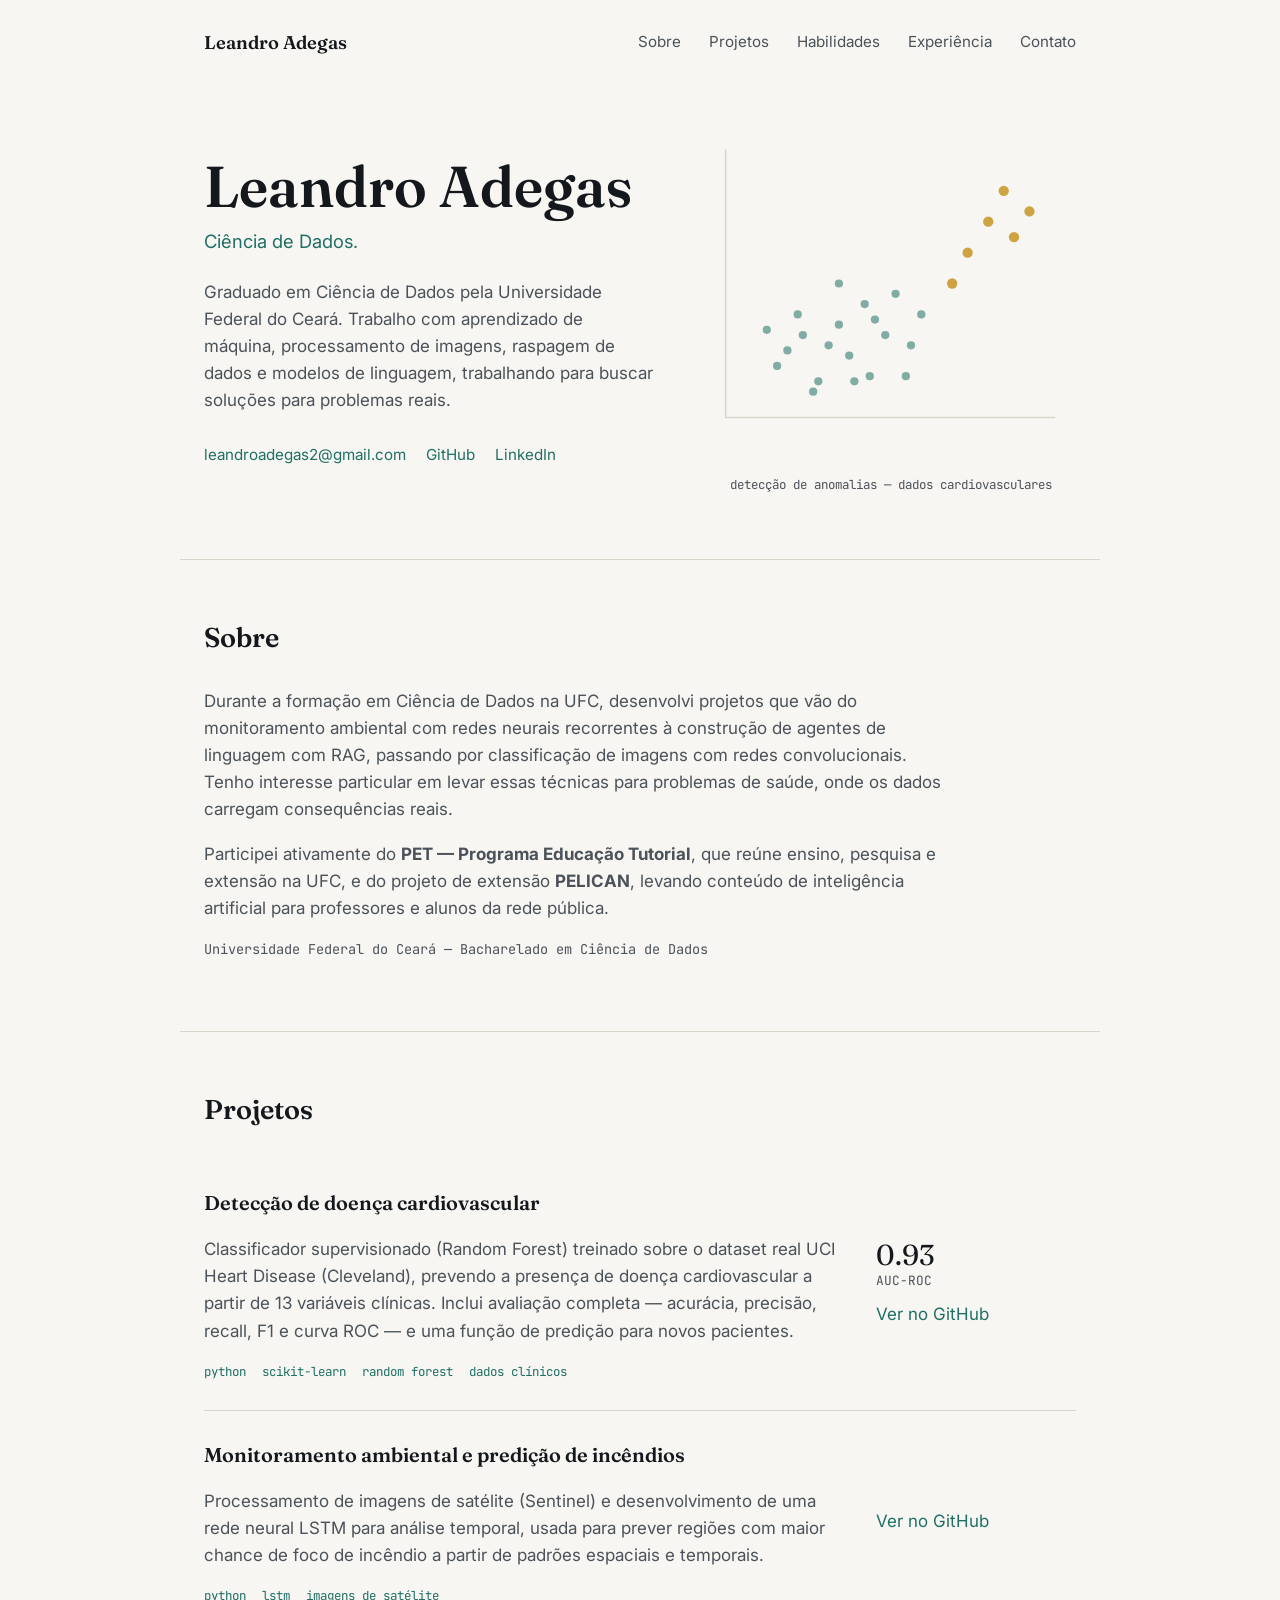
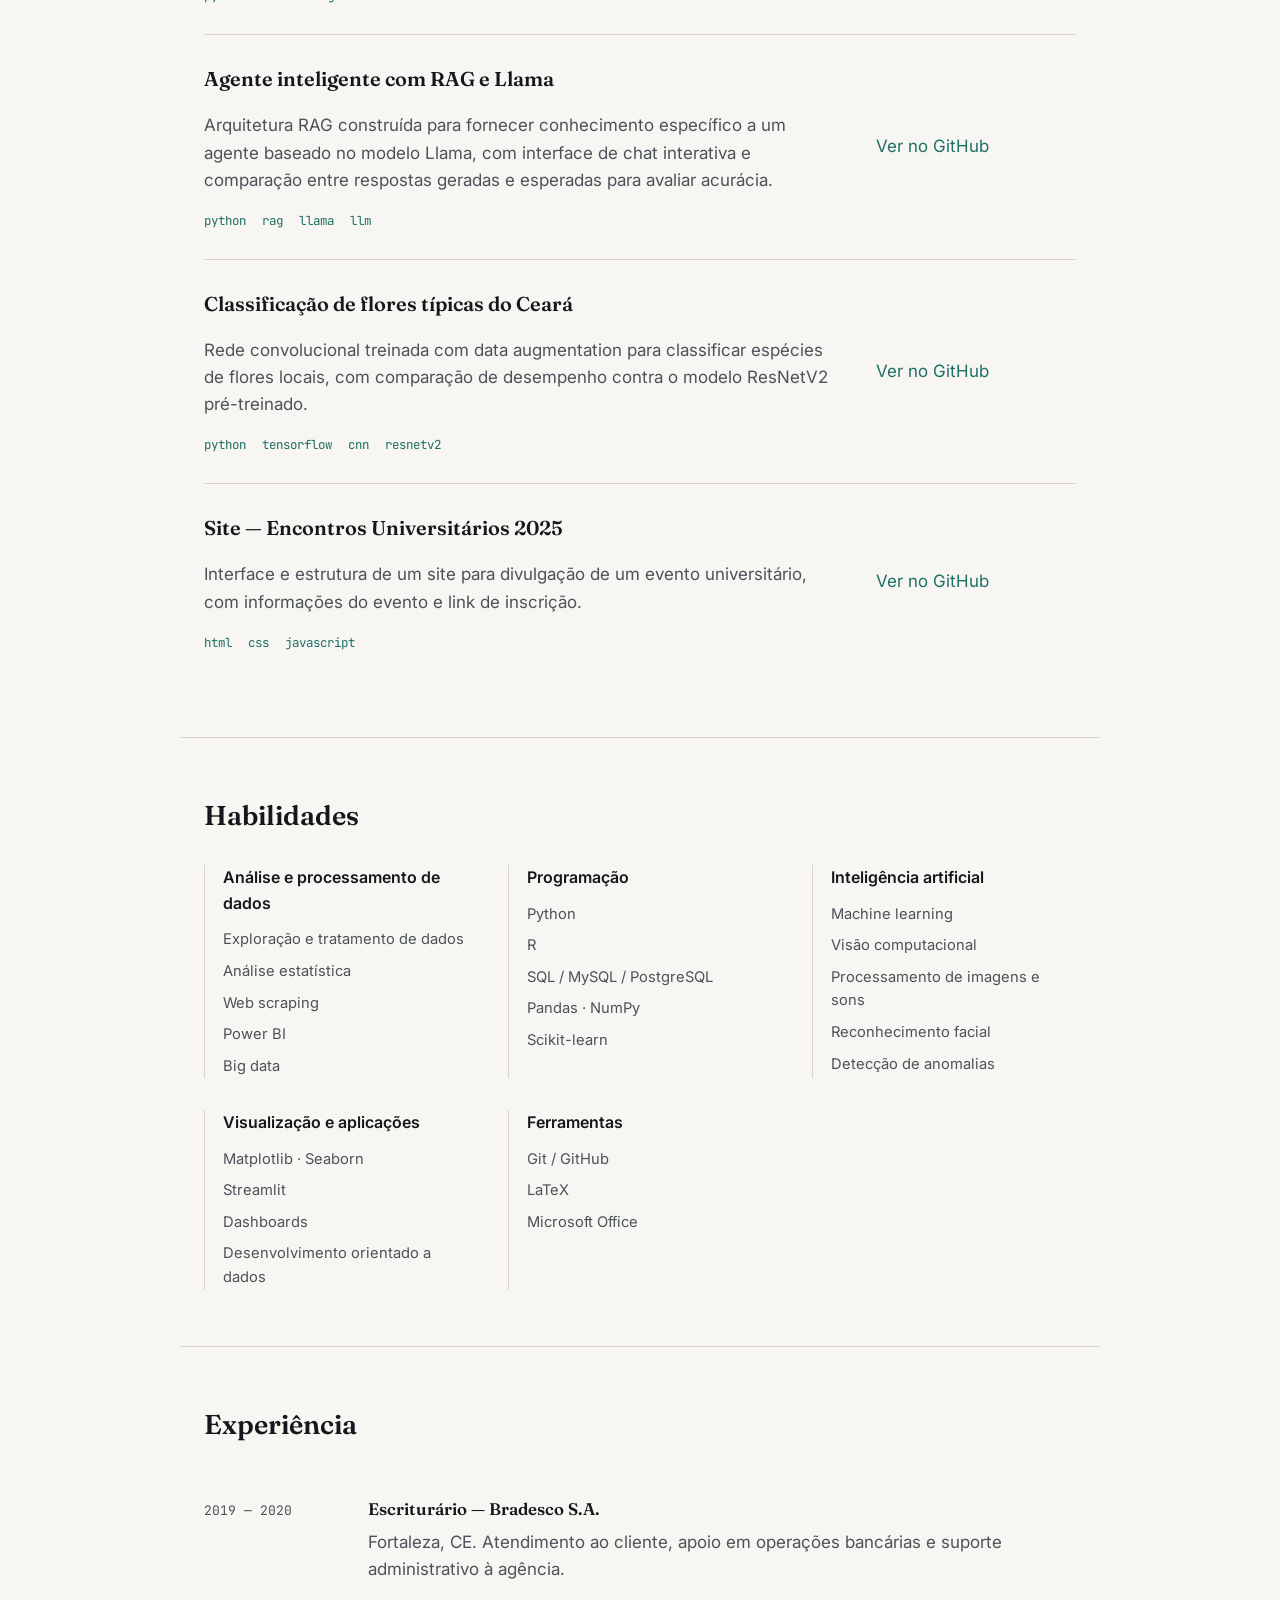
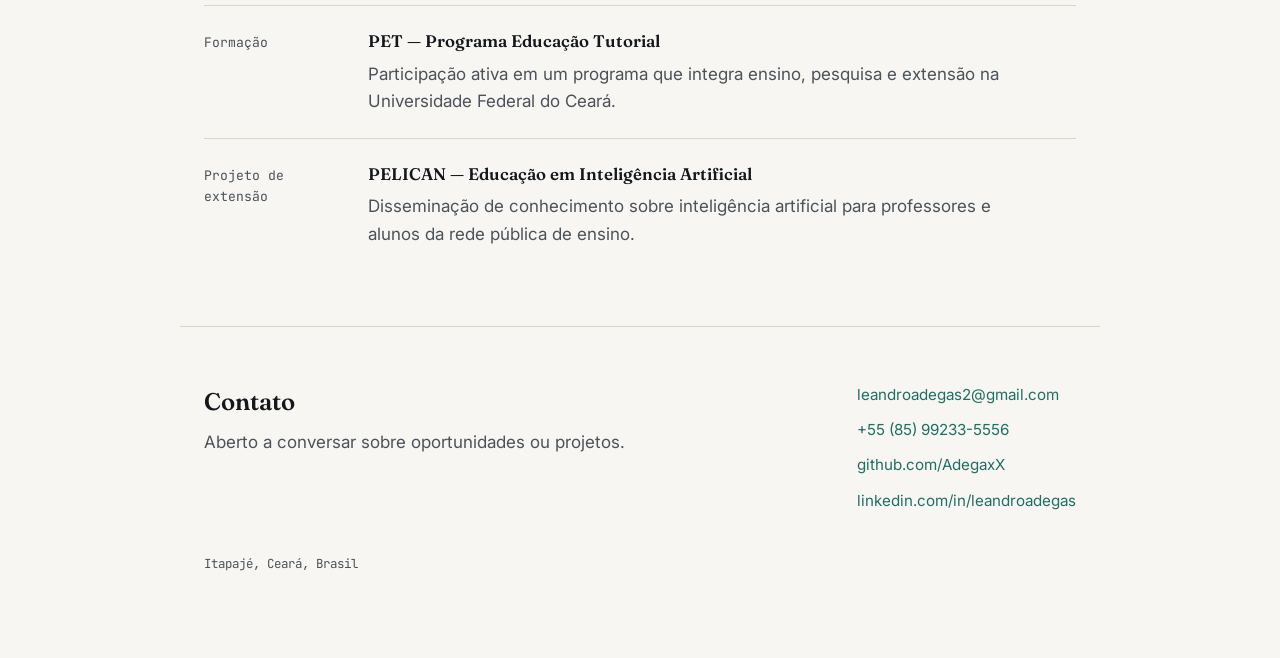
<file: index.html>
<!DOCTYPE html>
<html lang="pt-BR">
<head>
<meta charset="UTF-8">
<meta name="viewport" content="width=device-width, initial-scale=1.0">
<title>Leandro Adegas | Ciência de Dados</title>
<meta name="description" content="Portfólio de Leandro Nascimento Adegas: projetos em ciência de dados, machine learning e visão computacional.">
<link rel="preconnect" href="https://fonts.googleapis.com">
<link rel="preconnect" href="https://fonts.gstatic.com" crossorigin>
<link href="https://fonts.googleapis.com/css2?family=Fraunces:opsz,wght@9..144,400;9..144,500;9..144,600&family=Inter:wght@400;500;600&family=JetBrains+Mono:wght@400;500&display=swap" rel="stylesheet">
<link rel="stylesheet" href="style.css">
</head>
<body>

<a class="skip-link" href="#conteudo">Pular para o conteúdo</a>

<header class="site-header">
  <a href="#top" class="logo">Leandro Adegas</a>
  <button class="nav-toggle" id="navToggle" aria-expanded="false" aria-controls="navLinks" aria-label="Abrir menu">
    <span></span><span></span><span></span>
  </button>
  <nav class="nav-links" id="navLinks">
    <a href="#sobre">Sobre</a>
    <a href="#projetos">Projetos</a>
    <a href="#habilidades">Habilidades</a>
    <a href="#experiencia">Experiência</a>
    <a href="#contato">Contato</a>
  </nav>
</header>

<main id="conteudo">

  <section class="hero" id="top">
    <div class="hero-text">
      <h1>Leandro Adegas</h1>
      <p class="hero-role">Ciência de Dados.</p>
      <p class="hero-bio">
        Graduado em Ciência de Dados pela Universidade Federal do Ceará. Trabalho com aprendizado de máquina, processamento de imagens, raspagem de dados e modelos de linguagem, trabalhando para buscar soluções para problemas reais.
      </p>
      <div class="hero-links">
        <a href="mailto:leandroadegas2@gmail.com">leandroadegas2@gmail.com</a>
        <a href="https://github.com/AdegaxX" target="_blank" rel="noopener">GitHub</a>
        <a href="https://br.linkedin.com/in/leandroadegas" target="_blank" rel="noopener">LinkedIn</a>
      </div>
    </div>
    <div class="hero-visual" aria-hidden="true">
      <svg viewBox="0 0 360 320" xmlns="http://www.w3.org/2000/svg">
        <line x1="20" y1="280" x2="340" y2="280" class="axis"></line>
        <line x1="20" y1="20" x2="20" y2="280" class="axis"></line>
        <g class="scatter-normal">
          <circle cx="70" cy="230" r="4"></circle>
          <circle cx="95" cy="200" r="4"></circle>
          <circle cx="110" cy="245" r="4"></circle>
          <circle cx="130" cy="190" r="4"></circle>
          <circle cx="140" cy="220" r="4"></circle>
          <circle cx="155" cy="170" r="4"></circle>
          <circle cx="160" cy="240" r="4"></circle>
          <circle cx="175" cy="200" r="4"></circle>
          <circle cx="185" cy="160" r="4"></circle>
          <circle cx="90" cy="180" r="4"></circle>
          <circle cx="120" cy="210" r="4"></circle>
          <circle cx="145" cy="245" r="4"></circle>
          <circle cx="165" cy="185" r="4"></circle>
          <circle cx="105" cy="255" r="4"></circle>
          <circle cx="200" cy="210" r="4"></circle>
          <circle cx="210" cy="180" r="4"></circle>
          <circle cx="80" cy="215" r="4"></circle>
          <circle cx="60" cy="195" r="4"></circle>
          <circle cx="130" cy="150" r="4"></circle>
          <circle cx="195" cy="240" r="4"></circle>
        </g>
        <g class="scatter-signal">
          <circle cx="255" cy="120" r="5"></circle>
          <circle cx="275" cy="90" r="5"></circle>
          <circle cx="300" cy="105" r="5"></circle>
          <circle cx="290" cy="60" r="5"></circle>
          <circle cx="315" cy="80" r="5"></circle>
          <circle cx="240" cy="150" r="5"></circle>
        </g>
      </svg>
      <p class="hero-visual-caption">detecção de anomalias — dados cardiovasculares</p>
    </div>
  </section>

  <section id="sobre" class="section">
    <h2>Sobre</h2>
    <div class="section-body">
      <p>
        Durante a formação em Ciência de Dados na UFC, desenvolvi projetos que vão do
        monitoramento ambiental com redes neurais recorrentes à construção de agentes
        de linguagem com RAG, passando por classificação de imagens com redes
        convolucionais. Tenho interesse particular em levar essas técnicas para
        problemas de saúde, onde os dados carregam consequências reais.
      </p>
      <p>
        Participei ativamente do <strong>PET — Programa Educação Tutorial</strong>,
        que reúne ensino, pesquisa e extensão na UFC, e do projeto de extensão
        <strong>PELICAN</strong>, levando conteúdo de inteligência artificial para
        professores e alunos da rede pública.
      </p>
      <p class="edu-line">
        Universidade Federal do Ceará — Bacharelado em Ciência de Dados
      </p>
    </div>
  </section>

  <section id="projetos" class="section">
    <h2>Projetos</h2>
    <div class="project-list">

      <article class="project-row">
        <div class="project-main">
          <h3>Detecção de doença cardiovascular</h3>
          <p>
            Classificador supervisionado (Random Forest) treinado sobre o dataset
            real UCI Heart Disease (Cleveland), prevendo a presença de doença
            cardiovascular a partir de 13 variáveis clínicas. Inclui avaliação
            completa — acurácia, precisão, recall, F1 e curva ROC — e uma função
            de predição para novos pacientes.
          </p>
          <ul class="project-tags">
            <li>python</li><li>scikit-learn</li><li>random forest</li><li>dados clínicos</li>
          </ul>
        </div>
        <div class="project-side">
          <p class="project-stat"><span>0.93</span>AUC-ROC</p>
          <a href="https://github.com/AdegaxX" target="_blank" rel="noopener">Ver no GitHub</a>
        </div>
      </article>

      <article class="project-row">
        <div class="project-main">
          <h3>Monitoramento ambiental e predição de incêndios</h3>
          <p>
            Processamento de imagens de satélite (Sentinel) e desenvolvimento de
            uma rede neural LSTM para análise temporal, usada para prever regiões
            com maior chance de foco de incêndio a partir de padrões espaciais e
            temporais.
          </p>
          <ul class="project-tags">
            <li>python</li><li>lstm</li><li>imagens de satélite</li>
          </ul>
        </div>
        <div class="project-side">
          <a href="https://github.com/AdegaxX" target="_blank" rel="noopener">Ver no GitHub</a>
        </div>
      </article>

      <article class="project-row">
        <div class="project-main">
          <h3>Agente inteligente com RAG e Llama</h3>
          <p>
            Arquitetura RAG construída para fornecer conhecimento específico a um
            agente baseado no modelo Llama, com interface de chat interativa e
            comparação entre respostas geradas e esperadas para avaliar acurácia.
          </p>
          <ul class="project-tags">
            <li>python</li><li>rag</li><li>llama</li><li>llm</li>
          </ul>
        </div>
        <div class="project-side">
          <a href="https://github.com/AdegaxX" target="_blank" rel="noopener">Ver no GitHub</a>
        </div>
      </article>

      <article class="project-row">
        <div class="project-main">
          <h3>Classificação de flores típicas do Ceará</h3>
          <p>
            Rede convolucional treinada com data augmentation para classificar
            espécies de flores locais, com comparação de desempenho contra o
            modelo ResNetV2 pré-treinado.
          </p>
          <ul class="project-tags">
            <li>python</li><li>tensorflow</li><li>cnn</li><li>resnetv2</li>
          </ul>
        </div>
        <div class="project-side">
          <a href="https://github.com/AdegaxX" target="_blank" rel="noopener">Ver no GitHub</a>
        </div>
      </article>

      <article class="project-row">
        <div class="project-main">
          <h3>Site — Encontros Universitários 2025</h3>
          <p>
            Interface e estrutura de um site para divulgação de um evento
            universitário, com informações do evento e link de inscrição.
          </p>
          <ul class="project-tags">
            <li>html</li><li>css</li><li>javascript</li>
          </ul>
        </div>
        <div class="project-side">
          <a href="https://github.com/AdegaxX" target="_blank" rel="noopener">Ver no GitHub</a>
        </div>
      </article>

    </div>
  </section>

  <section id="habilidades" class="section">
    <h2>Habilidades</h2>
    <div class="skills-grid">
      <div class="skill-group">
        <h3>Análise e processamento de dados</h3>
        <ul>
          <li>Exploração e tratamento de dados</li>
          <li>Análise estatística</li>
          <li>Web scraping</li>
          <li>Power BI</li>
          <li>Big data</li>
        </ul>
      </div>
      <div class="skill-group">
        <h3>Programação</h3>
        <ul>
          <li>Python</li>
          <li>R</li>
          <li>SQL / MySQL / PostgreSQL</li>
          <li>Pandas · NumPy</li>
          <li>Scikit-learn</li>
        </ul>
      </div>
      <div class="skill-group">
        <h3>Inteligência artificial</h3>
        <ul>
          <li>Machine learning</li>
          <li>Visão computacional</li>
          <li>Processamento de imagens e sons</li>
          <li>Reconhecimento facial</li>
          <li>Detecção de anomalias</li>
        </ul>
      </div>
      <div class="skill-group">
        <h3>Visualização e aplicações</h3>
        <ul>
          <li>Matplotlib · Seaborn</li>
          <li>Streamlit</li>
          <li>Dashboards</li>
          <li>Desenvolvimento orientado a dados</li>
        </ul>
      </div>
      <div class="skill-group">
        <h3>Ferramentas</h3>
        <ul>
          <li>Git / GitHub</li>
          <li>LaTeX</li>
          <li>Microsoft Office</li>
        </ul>
      </div>
    </div>
  </section>

  <section id="experiencia" class="section">
    <h2>Experiência</h2>
    <div class="timeline">
      <div class="timeline-row">
        <p class="timeline-period">2019 — 2020</p>
        <div>
          <h3>Escriturário — Bradesco S.A.</h3>
          <p>Fortaleza, CE. Atendimento ao cliente, apoio em operações bancárias
            e suporte administrativo à agência.</p>
        </div>
      </div>
      <div class="timeline-row">
        <p class="timeline-period">Formação</p>
        <div>
          <h3>PET — Programa Educação Tutorial</h3>
          <p>Participação ativa em um programa que integra ensino, pesquisa e
            extensão na Universidade Federal do Ceará.</p>
        </div>
      </div>
      <div class="timeline-row">
        <p class="timeline-period">Projeto de extensão</p>
        <div>
          <h3>PELICAN — Educação em Inteligência Artificial</h3>
          <p>Disseminação de conhecimento sobre inteligência artificial para
            professores e alunos da rede pública de ensino.</p>
        </div>
      </div>
    </div>
  </section>

</main>

<footer id="contato" class="site-footer">
  <div>
    <h2>Contato</h2>
    <p>Aberto a conversar sobre oportunidades ou projetos.</p>
  </div>
  <div class="footer-links">
    <a href="mailto:leandroadegas2@gmail.com">leandroadegas2@gmail.com</a>
    <a href="tel:+5585992335556">+55 (85) 99233-5556</a>
    <a href="https://github.com/AdegaxX" target="_blank" rel="noopener">github.com/AdegaxX</a>
    <a href="https://br.linkedin.com/in/leandroadegas" target="_blank" rel="noopener">linkedin.com/in/leandroadegas</a>
  </div>
  <p class="footer-note">Itapajé, Ceará, Brasil</p>
</footer>

<script src="script.js"></script>
</body>
</html>
</file>
<file: style.css>
:root {
  --bg: #F7F6F2;
  --bg-alt: #EFEDE6;
  --ink: #14181C;
  --ink-soft: #4B5259;
  --line: #D9D5CB;
  --teal: #1F6F64;
  --mustard: #C99A2E;

  --font-display: 'Fraunces', Georgia, serif;
  --font-body: 'Inter', -apple-system, sans-serif;
  --font-mono: 'JetBrains Mono', monospace;

  --max-width: 920px;
}

* { box-sizing: border-box; }

html { scroll-behavior: smooth; }
@media (prefers-reduced-motion: reduce) {
  html { scroll-behavior: auto; }
  * { animation: none !important; transition: none !important; }
}

body {
  margin: 0;
  background: var(--bg);
  color: var(--ink);
  font-family: var(--font-body);
  font-size: 17px;
  line-height: 1.6;
}

h1, h2, h3 {
  font-family: var(--font-display);
  font-weight: 600;
  color: var(--ink);
  margin: 0;
}

a {
  color: var(--teal);
  text-decoration: none;
  border-bottom: 1px solid transparent;
}
a:hover, a:focus-visible {
  border-bottom-color: currentColor;
}
a:focus-visible, button:focus-visible {
  outline: 2px solid var(--teal);
  outline-offset: 3px;
}

.skip-link {
  position: absolute;
  left: -9999px;
  top: 0;
  background: var(--ink);
  color: var(--bg);
  padding: 10px 16px;
  z-index: 100;
}
.skip-link:focus { left: 12px; top: 12px; }

/* ---------- Header ---------- */
.site-header {
  max-width: var(--max-width);
  margin: 0 auto;
  padding: 28px 24px 0;
  display: flex;
  align-items: center;
  justify-content: space-between;
}
.logo {
  font-family: var(--font-display);
  font-size: 1.15rem;
  font-weight: 600;
  color: var(--ink);
  border: none;
}
.nav-links {
  display: flex;
  gap: 28px;
}
.nav-links a {
  color: var(--ink-soft);
  font-size: 0.95rem;
}
.nav-links a:hover { color: var(--teal); }

.nav-toggle {
  display: none;
  flex-direction: column;
  justify-content: center;
  gap: 5px;
  background: none;
  border: none;
  cursor: pointer;
  padding: 6px;
}
.nav-toggle span {
  width: 22px;
  height: 2px;
  background: var(--ink);
}

/* ---------- Hero ---------- */
.hero {
  max-width: var(--max-width);
  margin: 0 auto;
  padding: 72px 24px 64px;
  display: grid;
  grid-template-columns: 1.1fr 0.9fr;
  gap: 48px;
  align-items: center;
}
.hero h1 {
  font-size: clamp(2.6rem, 5vw, 3.6rem);
  line-height: 1.05;
}
.hero-role {
  margin: 10px 0 0;
  font-size: 1.15rem;
  color: var(--teal);
}
.hero-bio {
  margin: 22px 0 0;
  max-width: 46ch;
  color: var(--ink-soft);
}
.hero-links {
  margin-top: 28px;
  display: flex;
  flex-wrap: wrap;
  gap: 20px;
  font-size: 0.95rem;
}

.hero-visual svg { width: 100%; height: auto; }
.hero-visual .axis { stroke: var(--line); stroke-width: 1.5; }
.hero-visual .scatter-normal circle { fill: var(--teal); opacity: 0.55; }
.hero-visual .scatter-signal circle { fill: var(--mustard); opacity: 0.9; }
.hero-visual-caption {
  margin: 8px 0 0;
  font-family: var(--font-mono);
  font-size: 0.78rem;
  color: var(--ink-soft);
  text-align: center;
}

/* ---------- Sections ---------- */
.section {
  max-width: var(--max-width);
  margin: 0 auto;
  padding: 56px 24px;
  border-top: 1px solid var(--line);
}
.section h2 {
  font-size: 1.7rem;
  margin-bottom: 28px;
}
.section-body p {
  color: var(--ink-soft);
  max-width: 68ch;
}
.section-body p + p { margin-top: 16px; }
.edu-line {
  margin-top: 20px;
  font-family: var(--font-mono);
  font-size: 0.85rem;
  color: var(--ink);
}

/* ---------- Projects ---------- */
.project-list {
  display: flex;
  flex-direction: column;
}
.project-row {
  display: grid;
  grid-template-columns: 1fr 200px;
  gap: 32px;
  padding: 28px 0;
  border-top: 1px solid var(--line);
}
.project-row:first-child { border-top: none; }
.project-main h3 {
  font-size: 1.25rem;
  margin-bottom: 10px;
}
.project-main p {
  color: var(--ink-soft);
  max-width: 60ch;
}
.project-tags {
  list-style: none;
  display: flex;
  flex-wrap: wrap;
  gap: 10px 16px;
  padding: 0;
  margin: 14px 0 0;
  font-family: var(--font-mono);
  font-size: 0.78rem;
  color: var(--teal);
}
.project-side {
  display: flex;
  flex-direction: column;
  align-items: flex-start;
  justify-content: center;
  gap: 10px;
}
.project-stat {
  font-family: var(--font-mono);
  font-size: 0.8rem;
  color: var(--ink-soft);
  margin: 0;
}
.project-stat span {
  display: block;
  font-family: var(--font-display);
  font-size: 1.8rem;
  color: var(--ink);
  line-height: 1.1;
}

/* ---------- Skills ---------- */
.skills-grid {
  display: grid;
  grid-template-columns: repeat(3, 1fr);
  gap: 32px 40px;
}
.skill-group {
  border-left: 1px solid var(--line);
  padding-left: 18px;
}
.skill-group h3 {
  font-size: 1rem;
  font-family: var(--font-body);
  font-weight: 600;
  margin-bottom: 12px;
}
.skill-group ul {
  list-style: none;
  padding: 0;
  margin: 0;
  color: var(--ink-soft);
  font-size: 0.92rem;
}
.skill-group li + li { margin-top: 8px; }

/* ---------- Timeline ---------- */
.timeline-row {
  display: grid;
  grid-template-columns: 140px 1fr;
  gap: 24px;
  padding: 22px 0;
  border-top: 1px solid var(--line);
}
.timeline-row:first-child { border-top: none; }
.timeline-period {
  font-family: var(--font-mono);
  font-size: 0.82rem;
  color: var(--ink-soft);
  margin: 0;
  padding-top: 4px;
}
.timeline-row h3 {
  font-size: 1.05rem;
  margin-bottom: 6px;
}
.timeline-row p {
  color: var(--ink-soft);
  margin: 0;
  max-width: 58ch;
}

/* ---------- Footer ---------- */
.site-footer {
  max-width: var(--max-width);
  margin: 0 auto;
  padding: 56px 24px 72px;
  border-top: 1px solid var(--line);
  display: flex;
  flex-wrap: wrap;
  justify-content: space-between;
  gap: 32px;
}
.site-footer h2 { font-size: 1.5rem; }
.site-footer p { color: var(--ink-soft); margin-top: 8px; }
.footer-links {
  display: flex;
  flex-direction: column;
  gap: 10px;
  font-size: 0.95rem;
}
.footer-note {
  width: 100%;
  font-family: var(--font-mono);
  font-size: 0.78rem;
  color: var(--ink-soft);
  margin-top: 24px;
}

/* ---------- Responsive ---------- */
@media (max-width: 760px) {
  .nav-links {
    position: absolute;
    top: 68px;
    left: 0;
    right: 0;
    background: var(--bg);
    border-bottom: 1px solid var(--line);
    flex-direction: column;
    gap: 0;
    padding: 8px 24px 16px;
    display: none;
  }
  .nav-links.open { display: flex; }
  .nav-links a { padding: 10px 0; border-top: 1px solid var(--line); }
  .nav-links a:first-child { border-top: none; }
  .nav-toggle { display: flex; }

  .hero {
    grid-template-columns: 1fr;
    padding-top: 48px;
  }
  .hero-visual { order: -1; max-width: 320px; }

  .project-row {
    grid-template-columns: 1fr;
  }
  .project-side {
    flex-direction: row;
    align-items: center;
    gap: 20px;
  }

  .skills-grid {
    grid-template-columns: 1fr 1fr;
  }

  .timeline-row {
    grid-template-columns: 1fr;
    gap: 6px;
  }
}

@media (max-width: 480px) {
  .skills-grid { grid-template-columns: 1fr; }
}
</file>
